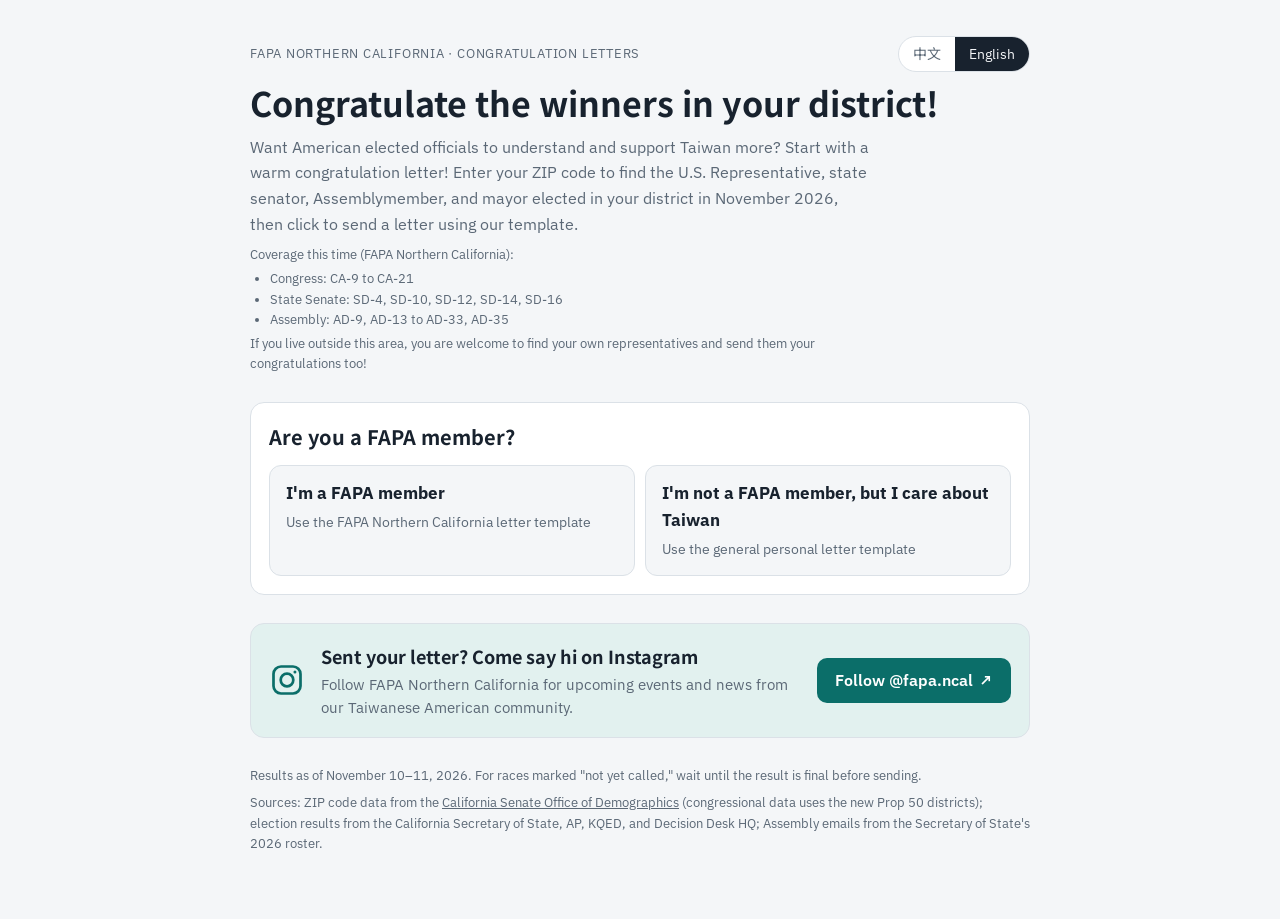
<file: index.html>
<!doctype html>
<html lang="en">
<head>
<meta charset="utf-8">
<base href="./">
<meta name="viewport" content="width=device-width, initial-scale=1, viewport-fit=cover">
<meta name="description" content="Enter your ZIP code to find your district's newly elected officials and send a warm letter of congratulations with our templates.">
<meta property="og:title" content="2026 Election Congratulations | FAPA Northern California">
<meta property="og:description" content="Enter your ZIP code to find your district's newly elected officials and send a warm letter of congratulations with our templates.">
<meta property="og:type" content="website">
<meta property="og:url" content="https://fapa-ncal.github.io/2026-midterm-congrats/">
<meta property="og:site_name" content="FAPA Northern California">
<meta property="og:locale" content="en_US">
<meta property="og:locale:alternate" content="zh_TW">
<meta property="og:image" content="https://fapa-ncal.github.io/2026-midterm-congrats/assets/og-image-en.jpg">
<meta property="og:image:type" content="image/jpeg">
<meta property="og:image:width" content="1200">
<meta property="og:image:height" content="630">
<meta property="og:image:alt" content="Congratulate the winners in your district! Find your elected officials by ZIP code. Send a warm letter of congratulations. FAPA Northern California.">
<meta name="twitter:card" content="summary_large_image">
<meta name="twitter:title" content="2026 Election Congratulations | FAPA Northern California">
<meta name="twitter:description" content="Enter your ZIP code to find your district's newly elected officials and send a warm letter of congratulations with our templates.">
<meta name="twitter:image" content="https://fapa-ncal.github.io/2026-midterm-congrats/assets/og-image-en.jpg">
<meta name="twitter:image:alt" content="Congratulate the winners in your district! Find your elected officials by ZIP code. Send a warm letter of congratulations. FAPA Northern California.">
<title>2026 Election Congratulations | FAPA Northern California</title>
<link rel="canonical" href="https://fapa-ncal.github.io/2026-midterm-congrats/">
<link rel="alternate" hreflang="en" href="https://fapa-ncal.github.io/2026-midterm-congrats/">
<link rel="alternate" hreflang="zh-TW" href="https://fapa-ncal.github.io/2026-midterm-congrats/zh-tw/">
<link rel="alternate" hreflang="x-default" href="https://fapa-ncal.github.io/2026-midterm-congrats/">
<link rel="icon" href="assets/favicon.ico" sizes="16x16 32x32 48x48" type="image/x-icon">
<link rel="icon" href="assets/favicon-32.png" sizes="32x32" type="image/png">
<link rel="icon" href="assets/favicon-512.png" sizes="512x512" type="image/png">
<link rel="apple-touch-icon" href="assets/apple-touch-icon.png" sizes="180x180">
<link rel="preconnect" href="https://fonts.googleapis.com">
<link rel="preconnect" href="https://fonts.gstatic.com" crossorigin>
<link rel="stylesheet" href="https://fonts.googleapis.com/css2?family=Noto+Sans+TC:wght@400;500;700&family=IBM+Plex+Sans:wght@400;500;600&family=IBM+Plex+Mono:wght@500&display=swap">
<link rel="stylesheet" href="styles.css?v=20261114c">
<!-- Google Analytics: only on the published site, so local previews don't count. -->
<script>
window.dataLayer = window.dataLayer || [];
function gtag(){dataLayer.push(arguments);}
if (location.hostname === "fapa-ncal.github.io") {
  var ga = document.createElement("script");
  ga.async = true;
  ga.src = "https://www.googletagmanager.com/gtag/js?id=G-BCVDH1E77W";
  document.head.appendChild(ga);
  gtag("js", new Date());
  gtag("config", "G-BCVDH1E77W", { allow_google_signals: false, allow_ad_personalization_signals: false });
}
</script>
</head>
<body>


<div class="wrap">
  <header>
    <div class="topbar">
      <span class="eyebrow" data-i18n="eyebrow"></span>
      <div class="lang" role="group" aria-label="Language">
        <button type="button" id="lang-zh" data-lang="zh">中文</button>
        <button type="button" id="lang-en" data-lang="en">English</button>
      </div>
    </div>
    <h1 data-i18n="title"></h1>
    <div class="lede" data-i18n-html="lede"></div>
    <p class="tally" id="tally" hidden></p>
  </header>

  <section class="choose" id="choose" aria-labelledby="choose-h">
    <h2 id="choose-h" data-i18n="chooseQ"></h2>
    <div class="choices">
      <button type="button" class="choice" data-role="member"><strong data-i18n="memberT"></strong><span data-i18n="memberD"></span></button>
      <button type="button" class="choice" data-role="friend"><strong data-i18n="friendT"></strong><span data-i18n="friendD"></span></button>
    </div>
  </section>
  <p class="rolebar" id="rolebar" hidden><span id="roletext"></span><button type="button" class="linkbtn" id="switchRole" data-i18n="switchRole"></button></p>

  <form class="search" id="form" autocomplete="off">
    <label for="zip" data-i18n="label"></label>
    <div class="row">
      <input id="zip" inputmode="numeric" pattern="[0-9]*" maxlength="5" placeholder="94086">
      <button class="btn" type="submit" data-i18n="go"></button>
    </div>
    <p class="hint" data-i18n-html="hint"></p>
  </form>

  <div id="out"></div>

  <section class="tpl" id="tpl" aria-labelledby="tpl-h">
    <h2 id="tpl-h" data-i18n="tplTitle"></h2>
    <p class="note" data-i18n-html="tplNote"></p>
    <div>
      <div class="tplhead"><strong data-i18n="subjTitle"></strong></div>
      <ul class="subjects" id="subjects"></ul>
    </div>
    <div class="tplhead"><strong data-i18n="letterTitle"></strong><span><span class="copied" id="copied-letter" hidden></span> <button type="button" class="ghost" id="copy-letter" data-i18n="copy"></button></span></div>
    <pre id="letter"></pre>
  </section>

  <section class="follow" aria-labelledby="follow-h">
    <svg class="follow-icon" viewBox="0 0 24 24" width="36" height="36" fill="none" stroke="currentColor" stroke-width="1.8" stroke-linecap="round" stroke-linejoin="round" aria-hidden="true"><rect x="3" y="3" width="18" height="18" rx="5"/><circle cx="12" cy="12" r="4.2"/><circle cx="17.3" cy="6.7" r="1" fill="currentColor" stroke="none"/></svg>
    <div class="follow-body">
      <h2 id="follow-h" data-i18n="followTitle"></h2>
      <p data-i18n="followText"></p>
    </div>
    <a class="btn" href="https://www.instagram.com/fapa.ncal/" target="_blank" rel="noopener"><span data-i18n="followBtn"></span> ↗</a>
  </section>

  <footer>
    <span data-i18n="foot1"></span>
    <span data-i18n-html="foot2"></span>
  </footer>
</div>

<script data-goatcounter="https://fapa-ncal.goatcounter.com/count" async src="//gc.zgo.at/count.js"></script>
<script src="zip.js?v=20261114c"></script>
<script src="data.js?v=20261114c"></script>
<script src="page-meta.js?v=20261114c"></script>
<script src="app.js?v=20261114c"></script>

</body>
</html>
</file>
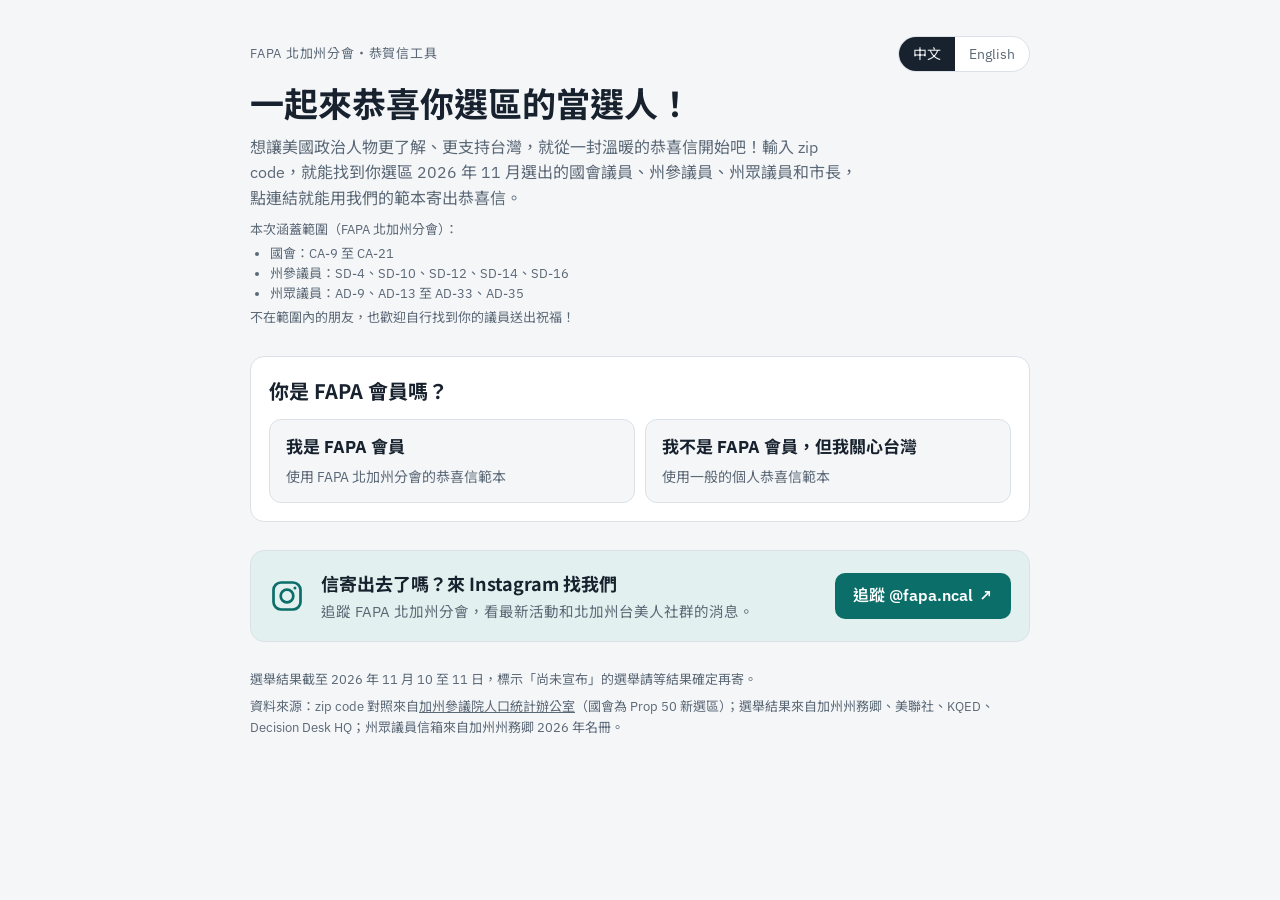
<file: zh-tw/index.html>
<!doctype html>
<!-- Generated by scripts/generate-pages.js; edit index.html instead. -->
<html lang="zh-TW">
<head>
<meta charset="utf-8">
<base href="../">
<meta name="viewport" content="width=device-width, initial-scale=1, viewport-fit=cover">
<meta name="description" content="輸入 zip code，查出你選區 2026 年新當選的國會議員、州參議員、州眾議員和市長，一鍵寄出恭喜信！">
<meta property="og:title" content="2026 期中選舉恭賀信小工具｜FAPA 北加州分會">
<meta property="og:description" content="輸入 zip code，查出你選區 2026 年新當選的國會議員、州參議員、州眾議員和市長，一鍵寄出恭喜信！">
<meta property="og:type" content="website">
<meta property="og:url" content="https://fapa-ncal.github.io/2026-midterm-congrats/zh-tw/">
<meta property="og:site_name" content="FAPA 北加州分會">
<meta property="og:locale" content="zh_TW">
<meta property="og:locale:alternate" content="en_US">
<meta property="og:image" content="https://fapa-ncal.github.io/2026-midterm-congrats/assets/og-image.jpg">
<meta property="og:image:type" content="image/jpeg">
<meta property="og:image:width" content="1200">
<meta property="og:image:height" content="630">
<meta property="og:image:alt" content="一起來恭喜你選區的當選人！輸入 ZIP Code，找到當選人，寄出一封溫暖的恭喜信。FAPA 北加州分會。">
<meta name="twitter:card" content="summary_large_image">
<meta name="twitter:title" content="2026 期中選舉恭賀信小工具｜FAPA 北加州分會">
<meta name="twitter:description" content="輸入 zip code，查出你選區 2026 年新當選的國會議員、州參議員、州眾議員和市長，一鍵寄出恭喜信！">
<meta name="twitter:image" content="https://fapa-ncal.github.io/2026-midterm-congrats/assets/og-image.jpg">
<meta name="twitter:image:alt" content="一起來恭喜你選區的當選人！輸入 ZIP Code，找到當選人，寄出一封溫暖的恭喜信。FAPA 北加州分會。">
<title>2026 期中選舉恭賀信小工具｜FAPA 北加州分會</title>
<link rel="canonical" href="https://fapa-ncal.github.io/2026-midterm-congrats/zh-tw/">
<link rel="alternate" hreflang="en" href="https://fapa-ncal.github.io/2026-midterm-congrats/">
<link rel="alternate" hreflang="zh-TW" href="https://fapa-ncal.github.io/2026-midterm-congrats/zh-tw/">
<link rel="alternate" hreflang="x-default" href="https://fapa-ncal.github.io/2026-midterm-congrats/">
<link rel="icon" href="assets/favicon.ico" sizes="16x16 32x32 48x48" type="image/x-icon">
<link rel="icon" href="assets/favicon-32.png" sizes="32x32" type="image/png">
<link rel="icon" href="assets/favicon-512.png" sizes="512x512" type="image/png">
<link rel="apple-touch-icon" href="assets/apple-touch-icon.png" sizes="180x180">
<link rel="preconnect" href="https://fonts.googleapis.com">
<link rel="preconnect" href="https://fonts.gstatic.com" crossorigin>
<link rel="stylesheet" href="https://fonts.googleapis.com/css2?family=Noto+Sans+TC:wght@400;500;700&family=IBM+Plex+Sans:wght@400;500;600&family=IBM+Plex+Mono:wght@500&display=swap">
<link rel="stylesheet" href="styles.css?v=20261114c">
<!-- Google Analytics: only on the published site, so local previews don't count. -->
<script>
window.dataLayer = window.dataLayer || [];
function gtag(){dataLayer.push(arguments);}
if (location.hostname === "fapa-ncal.github.io") {
  var ga = document.createElement("script");
  ga.async = true;
  ga.src = "https://www.googletagmanager.com/gtag/js?id=G-BCVDH1E77W";
  document.head.appendChild(ga);
  gtag("js", new Date());
  gtag("config", "G-BCVDH1E77W", { allow_google_signals: false, allow_ad_personalization_signals: false });
}
</script>
</head>
<body>


<div class="wrap">
  <header>
    <div class="topbar">
      <span class="eyebrow" data-i18n="eyebrow"></span>
      <div class="lang" role="group" aria-label="Language">
        <button type="button" id="lang-zh" data-lang="zh">中文</button>
        <button type="button" id="lang-en" data-lang="en">English</button>
      </div>
    </div>
    <h1 data-i18n="title"></h1>
    <div class="lede" data-i18n-html="lede"></div>
    <p class="tally" id="tally" hidden></p>
  </header>

  <section class="choose" id="choose" aria-labelledby="choose-h">
    <h2 id="choose-h" data-i18n="chooseQ"></h2>
    <div class="choices">
      <button type="button" class="choice" data-role="member"><strong data-i18n="memberT"></strong><span data-i18n="memberD"></span></button>
      <button type="button" class="choice" data-role="friend"><strong data-i18n="friendT"></strong><span data-i18n="friendD"></span></button>
    </div>
  </section>
  <p class="rolebar" id="rolebar" hidden><span id="roletext"></span><button type="button" class="linkbtn" id="switchRole" data-i18n="switchRole"></button></p>

  <form class="search" id="form" autocomplete="off">
    <label for="zip" data-i18n="label"></label>
    <div class="row">
      <input id="zip" inputmode="numeric" pattern="[0-9]*" maxlength="5" placeholder="94086">
      <button class="btn" type="submit" data-i18n="go"></button>
    </div>
    <p class="hint" data-i18n-html="hint"></p>
  </form>

  <div id="out"></div>

  <section class="tpl" id="tpl" aria-labelledby="tpl-h">
    <h2 id="tpl-h" data-i18n="tplTitle"></h2>
    <p class="note" data-i18n-html="tplNote"></p>
    <div>
      <div class="tplhead"><strong data-i18n="subjTitle"></strong></div>
      <ul class="subjects" id="subjects"></ul>
    </div>
    <div class="tplhead"><strong data-i18n="letterTitle"></strong><span><span class="copied" id="copied-letter" hidden></span> <button type="button" class="ghost" id="copy-letter" data-i18n="copy"></button></span></div>
    <pre id="letter"></pre>
  </section>

  <section class="follow" aria-labelledby="follow-h">
    <svg class="follow-icon" viewBox="0 0 24 24" width="36" height="36" fill="none" stroke="currentColor" stroke-width="1.8" stroke-linecap="round" stroke-linejoin="round" aria-hidden="true"><rect x="3" y="3" width="18" height="18" rx="5"/><circle cx="12" cy="12" r="4.2"/><circle cx="17.3" cy="6.7" r="1" fill="currentColor" stroke="none"/></svg>
    <div class="follow-body">
      <h2 id="follow-h" data-i18n="followTitle"></h2>
      <p data-i18n="followText"></p>
    </div>
    <a class="btn" href="https://www.instagram.com/fapa.ncal/" target="_blank" rel="noopener"><span data-i18n="followBtn"></span> ↗</a>
  </section>

  <footer>
    <span data-i18n="foot1"></span>
    <span data-i18n-html="foot2"></span>
  </footer>
</div>

<script data-goatcounter="https://fapa-ncal.goatcounter.com/count" async src="//gc.zgo.at/count.js"></script>
<script src="zip.js?v=20261114c"></script>
<script src="data.js?v=20261114c"></script>
<script src="page-meta.js?v=20261114c"></script>
<script src="app.js?v=20261114c"></script>

</body>
</html>
</file>
<file: styles.css>
/* Layout: single centered column; lookup bar on top, result sections stacked, template at the bottom */
:root{
  --bg:#f4f6f8; --surface:#ffffff; --ink:#18222e; --muted:#5b6876; --line:#dbe1e7;
  --accent:#0b6e69; --accent-ink:#ffffff; --accent-soft:#e2f1ef;
  --warn:#9a5b00; --warn-soft:#fbefd9; --new:#7a3e9d; --new-soft:#f1e7f7; --hl:#ffe680;
  --font-body:"IBM Plex Sans","Noto Sans TC",system-ui,-apple-system,"PingFang TC","Microsoft JhengHei",sans-serif;
  --font-head:"Noto Sans TC","IBM Plex Sans",system-ui,sans-serif;
  --font-mono:"IBM Plex Mono",ui-monospace,Menlo,monospace;
}
@media (prefers-color-scheme: dark){:root:not([data-theme="light"]){
  --bg:#11171d; --surface:#18212a; --ink:#e6ebf0; --muted:#9aa7b4; --line:#2a3642;
  --accent:#4cc2b8; --accent-ink:#0d1a19; --accent-soft:#16312f;
  --warn:#f0b75a; --warn-soft:#352a17; --new:#d1a6ec; --new-soft:#2d2238; --hl:#6b5a14; color-scheme:dark}}
:root[data-theme="dark"]{
  --bg:#11171d; --surface:#18212a; --ink:#e6ebf0; --muted:#9aa7b4; --line:#2a3642;
  --accent:#4cc2b8; --accent-ink:#0d1a19; --accent-soft:#16312f;
  --warn:#f0b75a; --warn-soft:#352a17; --new:#d1a6ec; --new-soft:#2d2238; --hl:#6b5a14; color-scheme:dark}
*{box-sizing:border-box}
body{background:var(--bg);color:var(--ink);font-family:var(--font-body);font-size:16px;line-height:1.6;
  padding-left:max(16px,env(safe-area-inset-left,0px));padding-right:max(16px,env(safe-area-inset-right,0px));padding-block:28px 56px}
.wrap{max-width:780px;margin:0 auto;display:flex;flex-direction:column;gap:28px}
header{display:flex;flex-direction:column;gap:10px}
.topbar{display:flex;justify-content:space-between;align-items:center;gap:12px;flex-wrap:wrap}
.eyebrow{font-size:13px;letter-spacing:.06em;color:var(--muted);text-transform:uppercase}
h1{font-family:var(--font-head);font-size:clamp(26px,5vw,34px);line-height:1.25;margin:0;text-wrap:balance;font-weight:700}
.lede{margin:0;color:var(--muted);max-width:62ch;display:flex;flex-direction:column;gap:8px}.lede p{margin:0}.lede strong{color:var(--ink)}
.scope{font-size:13px;line-height:1.55;display:flex;flex-direction:column;gap:2px}.scope small{font-size:13px}.scope ul{margin:2px 0;padding-left:20px}
.lang{display:inline-flex;border:1px solid var(--line);border-radius:999px;overflow:hidden;background:var(--surface)}
.lang button{border:0;background:transparent;color:var(--muted);font:inherit;font-size:14px;padding:6px 14px;cursor:pointer}
.lang button[aria-pressed="true"]{background:var(--ink);color:var(--bg)}
.search{background:var(--surface);border:1px solid var(--line);border-radius:14px;padding:18px;display:flex;flex-direction:column;gap:10px}
.search label{font-weight:600}
.row{display:flex;gap:10px;flex-wrap:wrap}
#zip{flex:1 1 180px;min-width:0;font-family:var(--font-mono);font-size:22px;letter-spacing:.12em;padding:10px 14px;border:1.5px solid var(--line);border-radius:10px;background:var(--bg);color:var(--ink)}
#zip:focus{outline:none;border-color:var(--accent);box-shadow:0 0 0 3px var(--accent-soft)}
.btn{font:inherit;font-weight:600;border:0;border-radius:10px;padding:10px 18px;background:var(--accent);color:var(--accent-ink);cursor:pointer;text-decoration:none;display:inline-flex;align-items:center;gap:6px}
.btn:focus-visible,.ghost:focus-visible,.lang button:focus-visible{outline:2px solid var(--accent);outline-offset:2px}
.ghost{font:inherit;font-size:14px;border:1px solid var(--line);background:transparent;color:var(--ink);border-radius:8px;padding:5px 12px;cursor:pointer;text-decoration:none;display:inline-flex;align-items:center}
.hint{font-size:14px;color:var(--muted);margin:0}
.hint a{color:var(--accent)}
.msg{padding:12px 14px;border-radius:10px;background:var(--warn-soft);color:var(--ink);font-size:15px}
.place{display:flex;align-items:baseline;gap:10px;flex-wrap:wrap}
.place .zipno{font-family:var(--font-mono);font-size:20px}
.place .city{font-family:var(--font-head);font-size:22px;font-weight:700}
.example{font-size:12px;letter-spacing:.04em;padding:2px 8px;border-radius:999px;background:var(--accent-soft);color:var(--accent)}
section.cat{display:flex;flex-direction:column;gap:10px}
section.cat h2{font-family:var(--font-head);font-size:18px;margin:0;display:flex;gap:10px;align-items:baseline;flex-wrap:wrap}
section.cat h2 small{font-size:13px;color:var(--muted);font-weight:400}
.card{background:var(--surface);border:1px solid var(--line);border-radius:12px;padding:14px 16px;display:grid;grid-template-columns:auto 1fr;gap:4px 16px;align-items:start}
.dist{font-family:var(--font-mono);font-size:15px;color:var(--muted);padding-top:2px;white-space:nowrap}
.dist .pct{display:block;font-size:12px}
.body{min-width:0;display:flex;flex-direction:column;gap:8px}
.name{font-size:18px;font-weight:600;display:flex;gap:8px;align-items:center;flex-wrap:wrap}
.chip{font-size:12px;font-weight:500;padding:1px 8px;border-radius:999px}
.chip.new{background:var(--new-soft);color:var(--new)}
.chip.pending{background:var(--warn-soft);color:var(--warn)}
.chip.re{background:var(--accent-soft);color:var(--accent)}
.note{font-size:14px;color:var(--muted);margin:0}
.contact{display:flex;gap:8px;flex-wrap:wrap;align-items:center}
.email{font-family:var(--font-mono);font-size:14px;user-select:all;word-break:break-all;background:var(--bg);border:1px solid var(--line);border-radius:8px;padding:5px 10px}
.card.dim{opacity:.85}
.card.dim .name{font-size:15px;font-weight:500;color:var(--muted)}
.tpl{background:var(--surface);border:1px solid var(--line);border-radius:14px;padding:18px;display:flex;flex-direction:column;gap:12px}
.tpl h2{font-family:var(--font-head);font-size:20px;margin:0}
.subjects{margin:0;padding-left:20px;display:flex;flex-direction:column;gap:4px}
.subjects li{font-size:15px}
.tplhead{display:flex;justify-content:space-between;align-items:center;gap:10px;flex-wrap:wrap}
pre{margin:0;white-space:pre-wrap;word-break:break-word;font-family:var(--font-body);font-size:14.5px;line-height:1.65;background:var(--bg);border:1px solid var(--line);border-radius:10px;padding:14px;max-height:420px;overflow:auto}
.follow{background:var(--accent-soft);border:1px solid var(--line);border-radius:14px;padding:18px;display:flex;align-items:center;gap:16px;flex-wrap:wrap}
.follow-icon{flex:none;color:var(--accent)}
.follow-body{flex:1 1 240px;min-width:0}
.follow h2{font-family:var(--font-head);font-size:18px;margin:0 0 2px}
.follow p{margin:0;font-size:14.5px;color:var(--muted)}
.follow .btn{white-space:nowrap}
@media (max-width:480px){.follow{flex-direction:column;align-items:flex-start}.follow-body{flex:none}.follow .btn{align-self:stretch;justify-content:center}}
footer{font-size:13px;color:var(--muted);display:flex;flex-direction:column;gap:6px}
footer a{color:var(--muted)}
.copied{color:var(--accent);font-size:13px}
.choose{background:var(--surface);border:1px solid var(--line);border-radius:14px;padding:18px;display:flex;flex-direction:column;gap:12px}
.choose h2{font-family:var(--font-head);font-size:20px;margin:0}
.choices{display:grid;grid-template-columns:repeat(auto-fit,minmax(220px,1fr));gap:10px}
.choice{font:inherit;text-align:left;cursor:pointer;border:1.5px solid var(--line);background:var(--bg);color:var(--ink);border-radius:12px;padding:14px 16px;display:flex;flex-direction:column;gap:4px}
.choice strong{font-size:17px}.choice span{font-size:14px;color:var(--muted)}
.choice:hover,.choice:focus-visible{border-color:var(--accent);outline:none;box-shadow:0 0 0 3px var(--accent-soft)}
.rolebar{margin:0;font-size:14px;color:var(--muted);display:flex;gap:10px;align-items:center;flex-wrap:wrap}
.linkbtn{font:inherit;font-size:14px;background:none;border:0;color:var(--accent);text-decoration:underline;cursor:pointer;padding:0}
mark{background:var(--hl);color:var(--ink);border-radius:3px;padding:0 2px}
mark.remind{padding:2px 6px;display:inline-block;margin-inline:2px}
@media (max-width:480px){.card{grid-template-columns:1fr}.dist{display:flex;gap:8px;align-items:baseline}.dist .pct{display:inline}}
@media (prefers-reduced-motion:no-preference){.card{animation:in .25s ease both}@keyframes in{from{transform:translateY(4px)}to{transform:none}}}

[hidden]{display:none!important}img{max-width:100%}

.sent{display:flex;align-items:center;margin-top:12px;padding-top:12px;border-top:1px dashed var(--line)}
.sent-check{display:inline-flex;align-items:center;gap:8px;min-height:40px;padding:6px 14px 6px 10px;border:1px solid var(--line);border-radius:999px;cursor:pointer;font-weight:500;color:var(--muted);user-select:none}
.sent-check input{width:20px;height:20px;margin:0;accent-color:var(--accent);cursor:pointer}
.sent-check:has(input:checked){background:var(--accent-soft);border-color:var(--accent);color:var(--accent);font-weight:600}
.sent-check:has(input:focus-visible){outline:2px solid var(--accent);outline-offset:2px}
.sent.nudge .sent-check{border-color:var(--accent);color:var(--ink);box-shadow:0 0 0 3px var(--accent-soft)}
@media (prefers-reduced-motion:no-preference){.sent.nudge .sent-check{animation:nudge 1s ease 2}@keyframes nudge{50%{box-shadow:0 0 0 7px var(--accent-soft)}}}
.progress{margin:0;padding:10px 14px;border-radius:10px;background:var(--accent-soft);color:var(--accent);font-weight:600}
.progress.done{background:var(--accent);color:var(--accent-ink)}
.tally{display:inline-block;margin:14px 0 0;padding:8px 14px;border-radius:999px;background:var(--accent-soft);color:var(--accent);font-weight:700}
.tally[hidden]{display:none}
</file>
